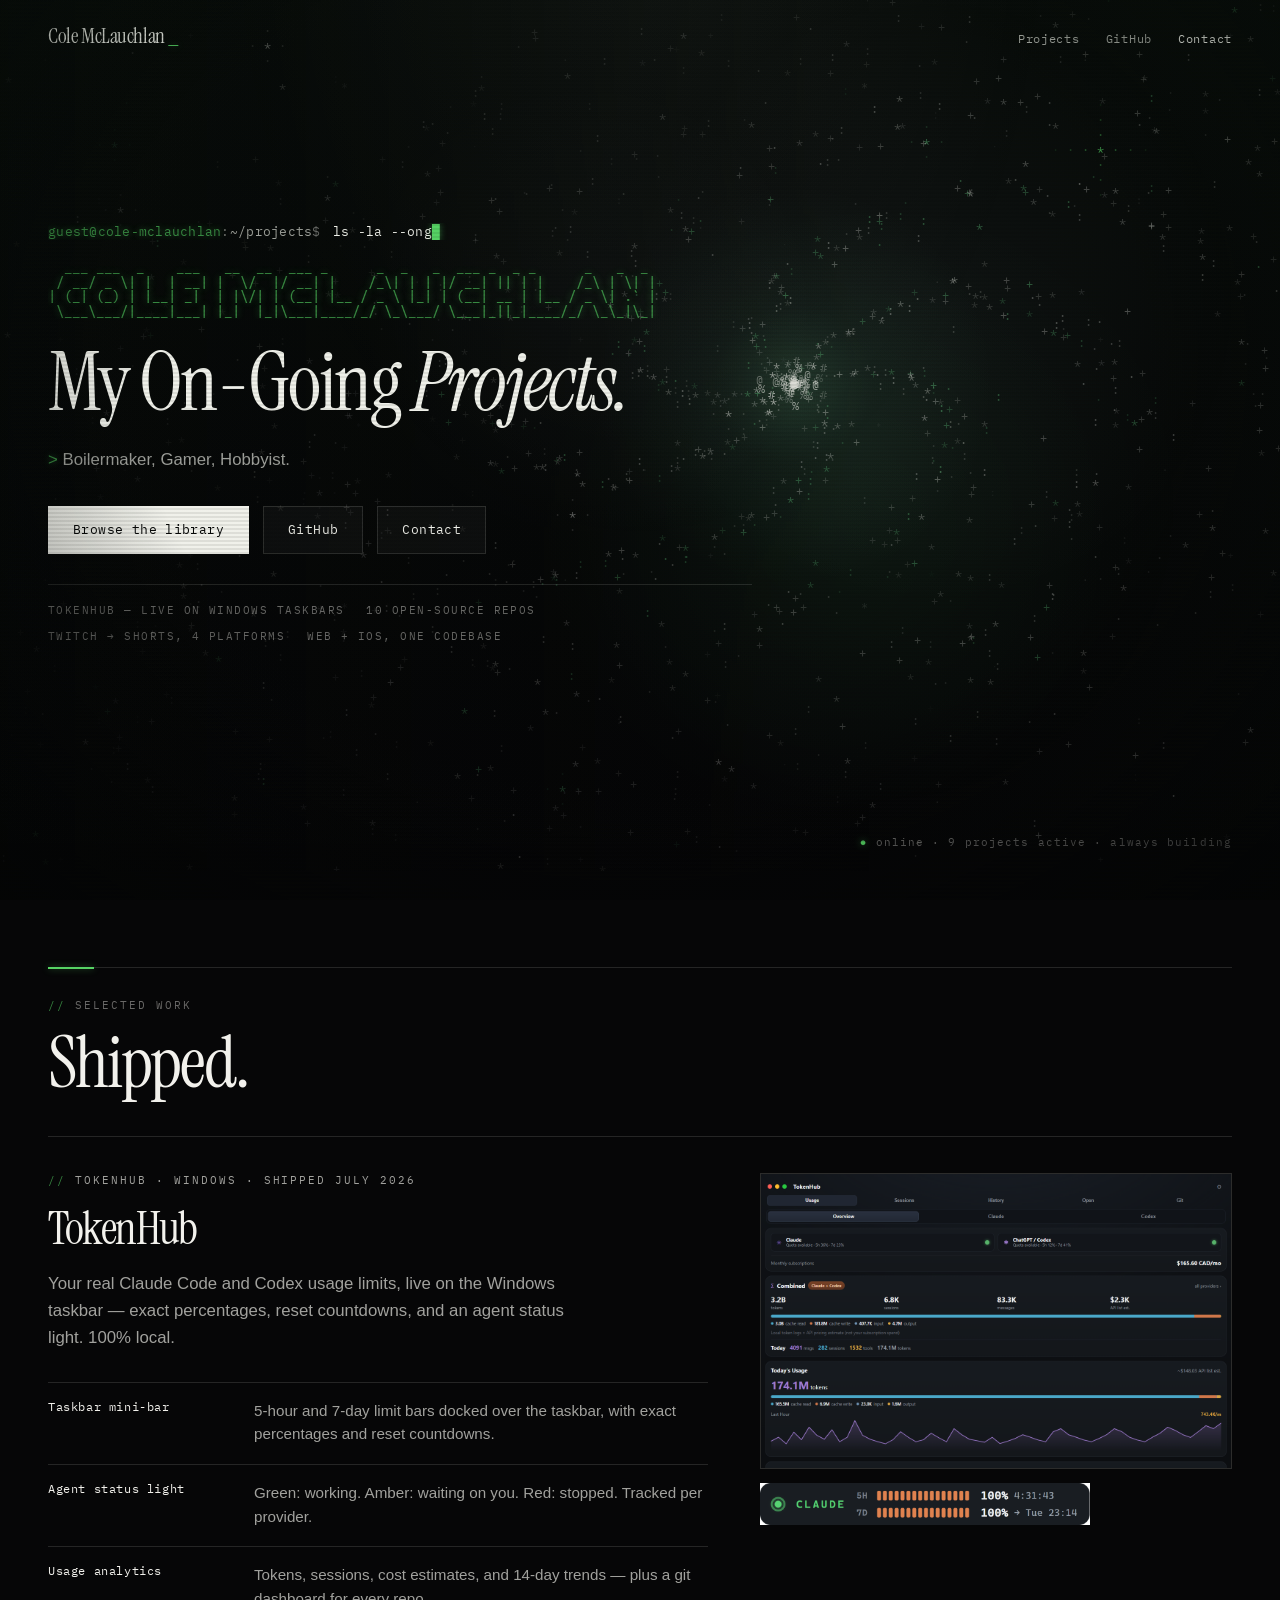
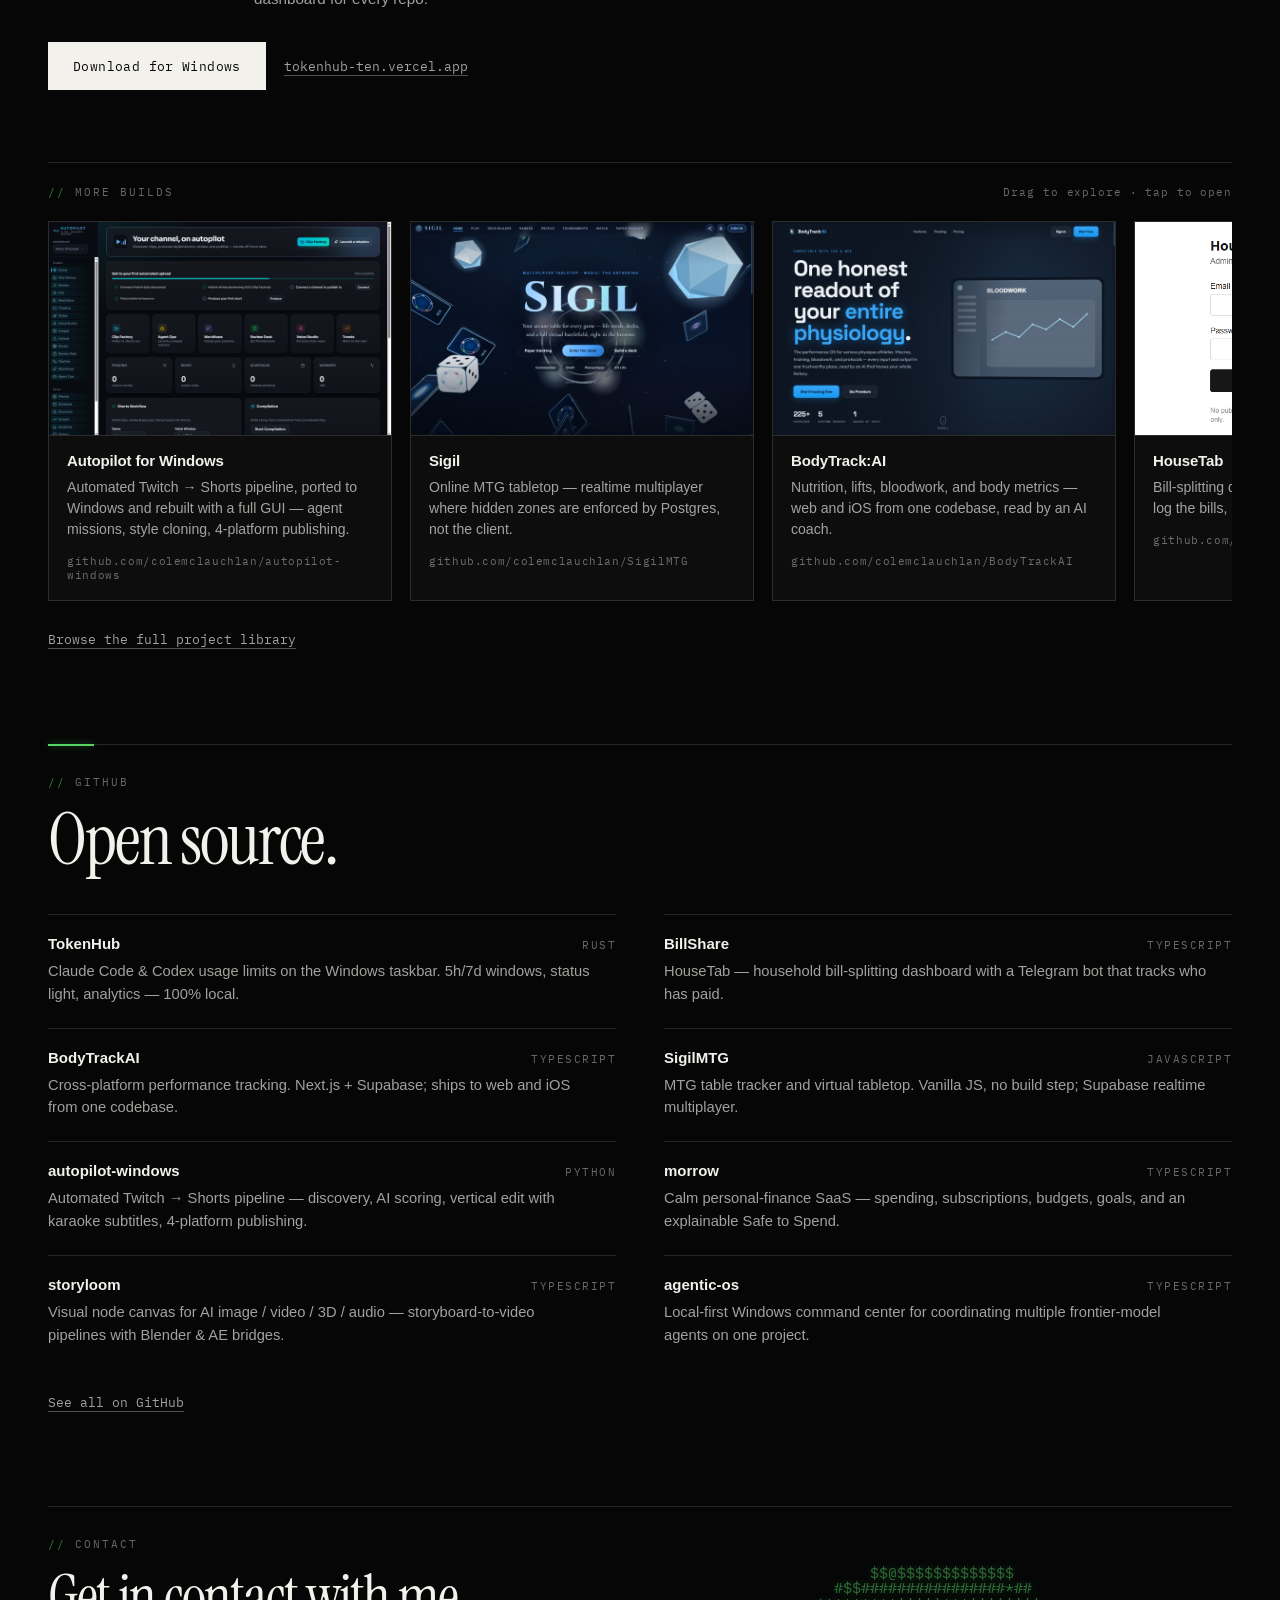
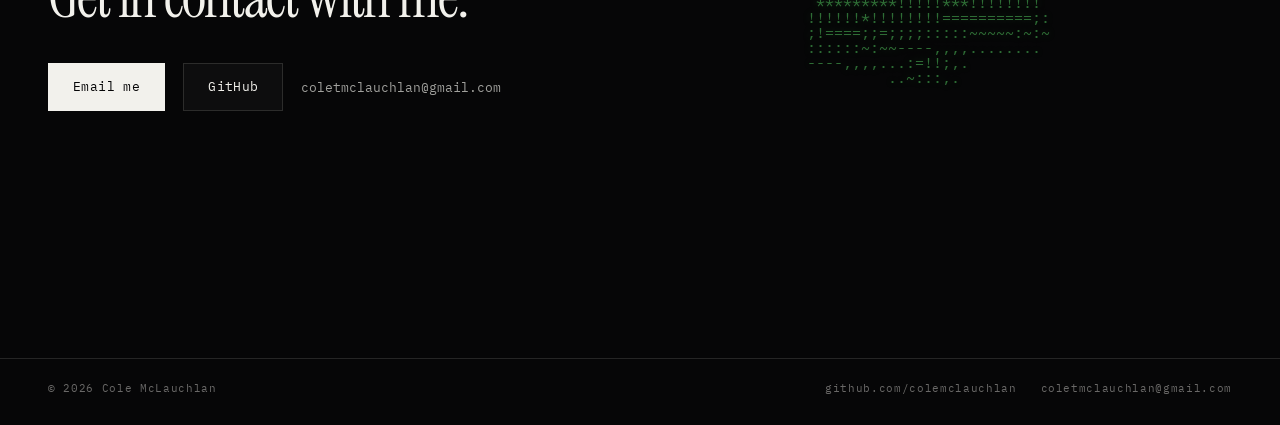
<file: index.html>
<!DOCTYPE html>
<html lang="en">
  <head>
    <meta charset="UTF-8" />
    <meta name="viewport" content="width=device-width, initial-scale=1.0" />
    <title>Cole McLauchlan</title>
    <meta name="theme-color" content="#060607" />
    <meta
      name="description"
      content="Cole McLauchlan builds Windows desktop tools, automation pipelines, and full-stack web apps."
    />
    <link rel="icon" type="image/svg+xml" href="./favicon.svg" />
    <link rel="canonical" href="https://colemclauchlan.com/" />
    <meta property="og:type" content="website" />
    <meta property="og:site_name" content="Cole McLauchlan" />
    <meta property="og:title" content="Cole McLauchlan" />
    <meta
      property="og:description"
      content="Cole McLauchlan builds Windows desktop tools, automation pipelines, and full-stack web apps."
    />
    <meta property="og:url" content="https://colemclauchlan.com/" />
    <meta property="og:image" content="https://colemclauchlan.com/media/og-share.png" />
    <meta property="og:image:type" content="image/png" />
    <meta property="og:image:width" content="1200" />
    <meta property="og:image:height" content="630" />
    <meta
      property="og:image:alt"
      content="Cole McLauchlan — Windows apps and automation I've shipped."
    />
    <meta name="twitter:card" content="summary_large_image" />
    <meta name="twitter:title" content="Cole McLauchlan" />
    <meta
      name="twitter:description"
      content="Cole McLauchlan builds Windows desktop tools, automation pipelines, and full-stack web apps."
    />
    <meta name="twitter:image" content="https://colemclauchlan.com/media/og-share.png" />
    <link rel="preconnect" href="https://fonts.googleapis.com" />
    <link rel="preconnect" href="https://fonts.gstatic.com" crossorigin />
    <link
      rel="stylesheet"
      href="https://fonts.googleapis.com/css2?family=Instrument+Serif:ital@0;1&family=IBM+Plex+Mono:wght@400;500&display=swap"
    />
    <link rel="stylesheet" href="./style.css" />
    <noscript>
      <style>
        .reveal { opacity: 1; transform: none; }
      </style>
    </noscript>
  </head>
  <body>
    <div class="crt" aria-hidden="true"></div>
    <header class="site-header">
      <a class="brand" href="#top" aria-label="Go to top">Cole McLauchlan</a>
      <nav class="site-nav" aria-label="Primary">
        <a class="nav-link" href="./projects.html">Projects</a>
        <a class="nav-link" href="https://github.com/colemclauchlan" target="_blank" rel="noreferrer">GitHub</a>
        <a class="nav-link nav-contact" href="#contact">Contact</a>
      </nav>
    </header>

    <main id="top">
      <section class="hero">
        <div class="hero-sky" aria-hidden="true">
          <canvas id="sky-canvas"></canvas>
        </div>
        <div class="hero-scrim" aria-hidden="true"></div>

        <div class="hero-copy">
          <p class="term-line">
            <span class="term-user">guest@cole-mclauchlan</span><span class="term-punc">:</span><span class="term-path">~/projects</span><span class="term-punc">$</span>
            <span class="term-cmd">ls -la --ongoing</span><span class="term-cursor" aria-hidden="true">&#9608;</span>
          </p>

          <pre class="name-banner name-banner-full" aria-hidden="true">  ___ ___  _    ___   __  __  ___ _      _  _   _  ___ _  _ _      _   _  _
 / __/ _ \| |  | __| |  \/  |/ __| |    /_\| | | |/ __| || | |    /_\ | \| |
| (_| (_) | |__| _|  | |\/| | (__| |__ / _ \ |_| | (__| __ | |__ / _ \| .` |
 \___\___/|____|___| |_|  |_|\___|____/_/ \_\___/ \___|_||_|____/_/ \_\_|\_|</pre>
          <pre class="name-banner name-banner-mini" aria-hidden="true">  ___ ___  _    ___
 / __/ _ \| |  | __|
| (_| (_) | |__| _|
 \___\___/|____|___|</pre>
          <span class="sr-only">Cole McLauchlan</span>

          <h1>My On-Going <em>Projects.</em></h1>
          <p class="hero-text">
            <span class="term-arrow">&gt;</span> Boilermaker, Gamer, Hobbyist.
          </p>

          <div class="hero-actions">
            <a class="button button-primary" href="./projects.html">Browse the library</a>
            <a class="button" href="https://github.com/colemclauchlan" target="_blank" rel="noreferrer">GitHub</a>
            <a class="button" href="#contact">Contact</a>
          </div>

          <p class="hero-rail" aria-label="Highlights">
            <span>TokenHub — live on Windows taskbars</span>
            <span>10 open-source repos</span>
            <span>Twitch &rarr; Shorts, 4 platforms</span>
            <span>Web + iOS, one codebase</span>
          </p>
        </div>

        <p class="stage-caption"><span class="stat-dot">&#9679;</span> online &middot; 9 projects active &middot; always building</p>
      </section>

      <section class="section" id="work">
        <div class="section-head reveal">
          <p class="eyebrow">Selected work</p>
          <h2>Shipped.</h2>
        </div>

        <article class="flagship reveal">
          <div class="flagship-body">
            <p class="eyebrow flagship-eyebrow">TokenHub &middot; Windows &middot; shipped July 2026</p>
            <h3>TokenHub</h3>
            <p class="flagship-lede">
              Your real Claude Code and Codex usage limits, live on the Windows
              taskbar &mdash; exact percentages, reset countdowns, and an agent
              status light. 100% local.
            </p>
            <ul class="flagship-pillars">
              <li>
                <span class="pillar-name">Taskbar mini-bar</span>
                <span class="pillar-desc">5-hour and 7-day limit bars docked over the taskbar, with exact percentages and reset countdowns.</span>
              </li>
              <li>
                <span class="pillar-name">Agent status light</span>
                <span class="pillar-desc">Green: working. Amber: waiting on you. Red: stopped. Tracked per provider.</span>
              </li>
              <li>
                <span class="pillar-name">Usage analytics</span>
                <span class="pillar-desc">Tokens, sessions, cost estimates, and 14-day trends &mdash; plus a git dashboard for every repo.</span>
              </li>
            </ul>
            <div class="flagship-actions">
              <a class="button button-primary" href="https://github.com/colemclauchlan/TokenHub/releases/latest" target="_blank" rel="noreferrer">Download for Windows</a>
              <a class="inline-link" href="https://tokenhub-ten.vercel.app" target="_blank" rel="noreferrer">tokenhub-ten.vercel.app</a>
            </div>
          </div>

          <a class="flagship-visual" href="https://tokenhub-ten.vercel.app" target="_blank" rel="noreferrer" aria-label="Visit the TokenHub site">
            <img class="flagship-shot" src="./media/tokenhub-dash.png" alt="The TokenHub usage dashboard — Claude and Codex analytics" width="1280" height="800" loading="lazy" draggable="false" />
            <img class="flagship-strip" src="./media/minibar.png" alt="The TokenHub mini-bar showing 5h and 7d limit bars" width="330" height="69" loading="lazy" draggable="false" />
          </a>
        </article>

        <div class="work-rail reveal">
          <div class="work-rail-head">
            <p class="eyebrow">More builds</p>
            <p class="rail-hint">Drag to explore &middot; tap to open</p>
          </div>
          <div class="rail-viewport">
            <div class="rail-track" data-rail>
              <a class="work-card" href="https://github.com/colemclauchlan/autopilot-windows" target="_blank" rel="noreferrer">
                <span class="card-thumb">
                  <img src="./media/autopilot-dashboard.png" alt="Autopilot for Windows dashboard" width="1280" height="800" loading="lazy" draggable="false" />
                </span>
                <span class="card-info">
                  <span class="card-name">Autopilot for Windows</span>
                  <span class="card-desc">Automated Twitch &rarr; Shorts pipeline, ported to Windows and rebuilt with a full GUI &mdash; agent missions, style cloning, 4-platform publishing.</span>
                  <span class="card-foot">github.com/colemclauchlan/autopilot-windows</span>
                </span>
              </a>

              <a class="work-card" href="https://github.com/colemclauchlan/SigilMTG" target="_blank" rel="noreferrer">
                <span class="card-thumb">
                  <img src="./media/sigil-landing.png" alt="Sigil virtual tabletop landing" width="1280" height="800" loading="lazy" draggable="false" />
                </span>
                <span class="card-info">
                  <span class="card-name">Sigil</span>
                  <span class="card-desc">Online MTG tabletop &mdash; realtime multiplayer where hidden zones are enforced by Postgres, not the client.</span>
                  <span class="card-foot">github.com/colemclauchlan/SigilMTG</span>
                </span>
              </a>

              <a class="work-card" href="https://github.com/colemclauchlan/BodyTrackAI" target="_blank" rel="noreferrer">
                <span class="card-thumb">
                  <img src="./media/bodytracker.png" alt="BodyTracker landing page" width="1280" height="800" loading="lazy" draggable="false" />
                </span>
                <span class="card-info">
                  <span class="card-name">BodyTrack:AI</span>
                  <span class="card-desc">Nutrition, lifts, bloodwork, and body metrics &mdash; web and iOS from one codebase, read by an AI coach.</span>
                  <span class="card-foot">github.com/colemclauchlan/BodyTrackAI</span>
                </span>
              </a>

              <a class="work-card" href="https://github.com/colemclauchlan/BillShare" target="_blank" rel="noreferrer">
                <span class="card-thumb">
                  <img src="./media/housetab.png" alt="HouseTab admin sign-in" width="600" height="380" loading="lazy" draggable="false" />
                </span>
                <span class="card-info">
                  <span class="card-name">HouseTab</span>
                  <span class="card-desc">Bill-splitting dashboard plus a Telegram bot &mdash; log the bills, roommates tap &ldquo;I've paid.&rdquo;</span>
                  <span class="card-foot">github.com/colemclauchlan/BillShare</span>
                </span>
              </a>

              <a class="work-card" href="https://github.com/colemclauchlan/storyloom" target="_blank" rel="noreferrer">
                <span class="card-thumb">
                  <img src="./media/storyloom-graph.png" alt="The Storyloom AI node canvas graph" width="1280" height="800" loading="lazy" draggable="false" />
                </span>
                <span class="card-info">
                  <span class="card-name">Storyloom</span>
                  <span class="card-desc">An AI media hub &mdash; one node canvas for 2D, 3D, storyboard, and previz, wired into Blender and After Effects.</span>
                  <span class="card-foot">github.com/colemclauchlan/storyloom</span>
                </span>
              </a>

              <a class="work-card" href="https://github.com/colemclauchlan/agentic-os" target="_blank" rel="noreferrer">
                <span class="card-thumb">
                  <img src="./media/agentic-kanban.png" alt="Agentic OS Kanban command center" width="1280" height="800" loading="lazy" draggable="false" />
                </span>
                <span class="card-info">
                  <span class="card-name">Agentic OS</span>
                  <span class="card-desc">A local-first command center for multi-agent projects &mdash; Kanban tasks, resource leases, and a hash-chained work journal.</span>
                  <span class="card-foot">github.com/colemclauchlan/agentic-os</span>
                </span>
              </a>

              <a class="work-card" href="https://github.com/colemclauchlan/morrow" target="_blank" rel="noreferrer">
                <span class="card-thumb">
                  <img src="./media/morrow-overview.png" alt="Morrow overview with Safe to Spend" width="1280" height="800" loading="lazy" draggable="false" />
                </span>
                <span class="card-info">
                  <span class="card-name">Morrow</span>
                  <span class="card-desc">A calm personal-finance SaaS &mdash; spending, subscriptions, budgets, goals, and an explainable Safe to Spend.</span>
                  <span class="card-foot">github.com/colemclauchlan/morrow</span>
                </span>
              </a>

              <a class="work-card" href="https://tokenhub-ten.vercel.app" target="_blank" rel="noreferrer">
                <span class="card-thumb">
                  <img src="./media/tokenhub-site.png" alt="TokenHub marketing site" width="1280" height="800" loading="lazy" draggable="false" />
                </span>
                <span class="card-info">
                  <span class="card-name">TokenHub site</span>
                  <span class="card-desc">Marketing and download site for TokenHub.</span>
                  <span class="card-foot">tokenhub-ten.vercel.app</span>
                </span>
              </a>
            </div>
          </div>
          <a class="inline-link rail-more" href="./projects.html">Browse the full project library</a>
        </div>
      </section>

      <section class="section" id="github">
        <div class="section-head reveal">
          <p class="eyebrow">GitHub</p>
          <h2>Open source.</h2>
        </div>

        <div class="repo-grid reveal">
          <ul class="repo-list">
            <li>
              <a class="repo-link" href="https://github.com/colemclauchlan/TokenHub" target="_blank" rel="noreferrer">
                <span class="repo-id"><span class="repo-name">TokenHub</span><span class="repo-meta">Rust</span></span>
                <span class="repo-desc">Claude Code &amp; Codex usage limits on the Windows taskbar. 5h/7d windows, status light, analytics &mdash; 100% local.</span>
              </a>
            </li>
            <li>
              <a class="repo-link" href="https://github.com/colemclauchlan/BodyTrackAI" target="_blank" rel="noreferrer">
                <span class="repo-id"><span class="repo-name">BodyTrackAI</span><span class="repo-meta">TypeScript</span></span>
                <span class="repo-desc">Cross-platform performance tracking. Next.js + Supabase; ships to web and iOS from one codebase.</span>
              </a>
            </li>
            <li>
              <a class="repo-link" href="https://github.com/colemclauchlan/autopilot-windows" target="_blank" rel="noreferrer">
                <span class="repo-id"><span class="repo-name">autopilot-windows</span><span class="repo-meta">Python</span></span>
                <span class="repo-desc">Automated Twitch &rarr; Shorts pipeline &mdash; discovery, AI scoring, vertical edit with karaoke subtitles, 4-platform publishing.</span>
              </a>
            </li>
            <li>
              <a class="repo-link" href="https://github.com/colemclauchlan/storyloom" target="_blank" rel="noreferrer">
                <span class="repo-id"><span class="repo-name">storyloom</span><span class="repo-meta">TypeScript</span></span>
                <span class="repo-desc">Visual node canvas for AI image / video / 3D / audio &mdash; storyboard-to-video pipelines with Blender &amp; AE bridges.</span>
              </a>
            </li>
          </ul>
          <ul class="repo-list">
            <li>
              <a class="repo-link" href="https://github.com/colemclauchlan/BillShare" target="_blank" rel="noreferrer">
                <span class="repo-id"><span class="repo-name">BillShare</span><span class="repo-meta">TypeScript</span></span>
                <span class="repo-desc">HouseTab &mdash; household bill-splitting dashboard with a Telegram bot that tracks who has paid.</span>
              </a>
            </li>
            <li>
              <a class="repo-link" href="https://github.com/colemclauchlan/SigilMTG" target="_blank" rel="noreferrer">
                <span class="repo-id"><span class="repo-name">SigilMTG</span><span class="repo-meta">JavaScript</span></span>
                <span class="repo-desc">MTG table tracker and virtual tabletop. Vanilla JS, no build step; Supabase realtime multiplayer.</span>
              </a>
            </li>
            <li>
              <a class="repo-link" href="https://github.com/colemclauchlan/morrow" target="_blank" rel="noreferrer">
                <span class="repo-id"><span class="repo-name">morrow</span><span class="repo-meta">TypeScript</span></span>
                <span class="repo-desc">Calm personal-finance SaaS &mdash; spending, subscriptions, budgets, goals, and an explainable Safe to Spend.</span>
              </a>
            </li>
            <li>
              <a class="repo-link" href="https://github.com/colemclauchlan/agentic-os" target="_blank" rel="noreferrer">
                <span class="repo-id"><span class="repo-name">agentic-os</span><span class="repo-meta">TypeScript</span></span>
                <span class="repo-desc">Local-first Windows command center for coordinating multiple frontier-model agents on one project.</span>
              </a>
            </li>
          </ul>
          <a class="inline-link repo-all" href="https://github.com/colemclauchlan?tab=repositories" target="_blank" rel="noreferrer">See all on GitHub</a>
        </div>
      </section>

      <section class="section contact-strip reveal" id="contact">
        <pre id="donut" class="donut" aria-hidden="true"></pre>
        <div class="contact-content">
          <p class="eyebrow">Contact</p>
          <h2>Get in contact with me.</h2>
          <div class="contact-actions">
            <a class="button button-primary" href="mailto:coletmclauchlan@gmail.com?subject=Hello%20Cole">Email me</a>
            <a class="button" href="https://github.com/colemclauchlan" target="_blank" rel="noreferrer">GitHub</a>
            <a class="contact-email" href="mailto:coletmclauchlan@gmail.com">coletmclauchlan@gmail.com</a>
          </div>
        </div>
      </section>
    </main>

    <footer class="site-footer">
      <span>&copy; 2026 Cole McLauchlan</span>
      <span class="footer-links">
        <a href="https://github.com/colemclauchlan" target="_blank" rel="noreferrer">github.com/colemclauchlan</a>
        <a href="mailto:coletmclauchlan@gmail.com">coletmclauchlan@gmail.com</a>
      </span>
    </footer>

    <script type="module" src="./main.js"></script>
  </body>
</html>
</file>
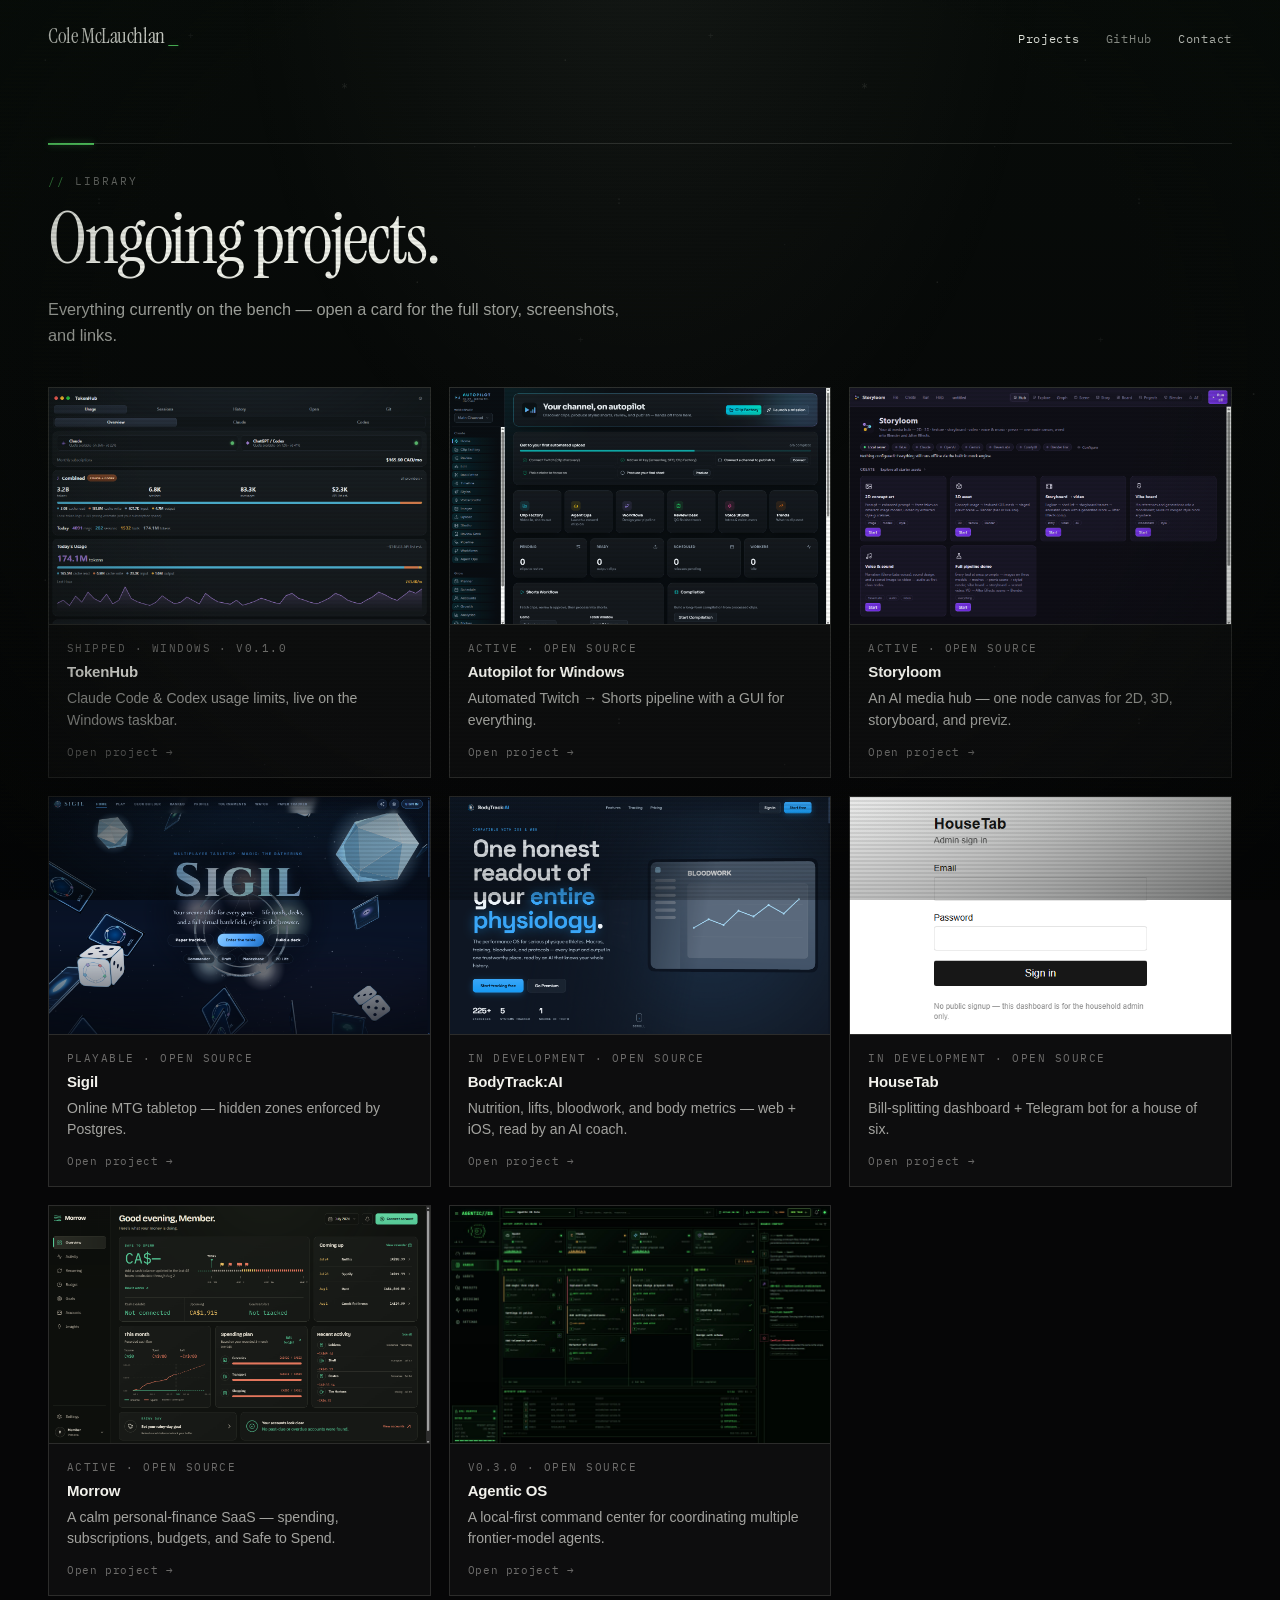
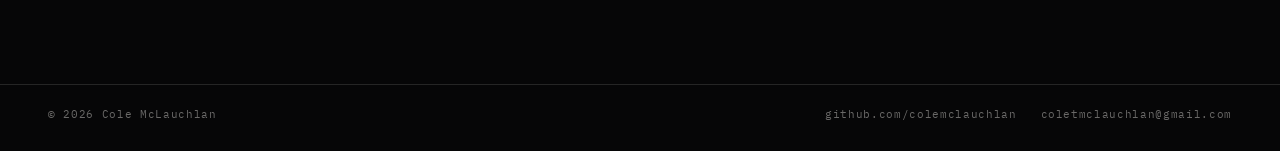
<file: projects.html>
<!DOCTYPE html>
<html lang="en">
  <head>
    <meta charset="UTF-8" />
    <meta name="viewport" content="width=device-width, initial-scale=1.0" />
    <title>Projects — Cole McLauchlan</title>
    <meta name="theme-color" content="#060607" />
    <meta
      name="description"
      content="The library of Cole McLauchlan's ongoing projects — Windows apps, automation pipelines, and full-stack web apps."
    />
    <link rel="icon" type="image/svg+xml" href="./favicon.svg" />
    <link rel="canonical" href="https://colemclauchlan.com/projects.html" />
    <meta property="og:type" content="website" />
    <meta property="og:site_name" content="Cole McLauchlan" />
    <meta property="og:title" content="Projects — Cole McLauchlan" />
    <meta
      property="og:description"
      content="The library of Cole McLauchlan's ongoing projects — Windows apps, automation pipelines, and full-stack web apps."
    />
    <meta property="og:url" content="https://colemclauchlan.com/projects.html" />
    <meta property="og:image" content="https://colemclauchlan.com/media/og-share.png" />
    <meta name="twitter:card" content="summary_large_image" />
    <meta name="twitter:image" content="https://colemclauchlan.com/media/og-share.png" />
    <link rel="preconnect" href="https://fonts.googleapis.com" />
    <link rel="preconnect" href="https://fonts.gstatic.com" crossorigin />
    <link
      rel="stylesheet"
      href="https://fonts.googleapis.com/css2?family=Instrument+Serif:ital@0;1&family=IBM+Plex+Mono:wght@400;500&display=swap"
    />
    <link rel="stylesheet" href="./style.css" />
    <noscript>
      <style>
        .reveal { opacity: 1; transform: none; }
      </style>
    </noscript>
  </head>
  <body>
    <div class="crt" aria-hidden="true"></div>
    <header class="site-header">
      <a class="brand" href="./index.html" aria-label="Back to home">Cole McLauchlan</a>
      <nav class="site-nav" aria-label="Primary">
        <a class="nav-link" href="./projects.html" aria-current="page">Projects</a>
        <a class="nav-link" href="https://github.com/colemclauchlan" target="_blank" rel="noreferrer">GitHub</a>
        <a class="nav-link nav-contact" href="./index.html#contact">Contact</a>
      </nav>
    </header>

    <main>
      <section class="section" id="library">
        <div class="section-head reveal">
          <p class="eyebrow">Library</p>
          <h2>Ongoing projects.</h2>
        </div>
        <p class="lib-intro reveal">
          Everything currently on the bench &mdash; open a card for the full story,
          screenshots, and links.
        </p>

        <div class="lib-grid reveal">
          <button class="lib-card" data-dialog="dlg-tokenhub" type="button">
            <span class="card-thumb">
              <img src="./media/tokenhub-dash.png" alt="The TokenHub usage dashboard" width="1280" height="800" loading="lazy" draggable="false" />
            </span>
            <span class="card-info">
              <span class="lib-status">Shipped &middot; Windows &middot; v0.1.0</span>
              <span class="card-name">TokenHub</span>
              <span class="card-desc">Claude Code &amp; Codex usage limits, live on the Windows taskbar.</span>
              <span class="lib-open">Open project &rarr;</span>
            </span>
          </button>

          <button class="lib-card" data-dialog="dlg-autopilot" type="button">
            <span class="card-thumb">
              <img src="./media/autopilot-dashboard.png" alt="Autopilot for Windows dashboard" width="1280" height="800" loading="lazy" draggable="false" />
            </span>
            <span class="card-info">
              <span class="lib-status">Active &middot; open source</span>
              <span class="card-name">Autopilot for Windows</span>
              <span class="card-desc">Automated Twitch &rarr; Shorts pipeline with a GUI for everything.</span>
              <span class="lib-open">Open project &rarr;</span>
            </span>
          </button>

          <button class="lib-card" data-dialog="dlg-storyloom" type="button">
            <span class="card-thumb">
              <img src="./media/storyloom-hub.png" alt="The Storyloom hub with workflow templates" width="1280" height="800" loading="lazy" draggable="false" />
            </span>
            <span class="card-info">
              <span class="lib-status">Active &middot; open source</span>
              <span class="card-name">Storyloom</span>
              <span class="card-desc">An AI media hub &mdash; one node canvas for 2D, 3D, storyboard, and previz.</span>
              <span class="lib-open">Open project &rarr;</span>
            </span>
          </button>

          <button class="lib-card" data-dialog="dlg-sigil" type="button">
            <span class="card-thumb">
              <img src="./media/sigil-landing.png" alt="Sigil multiplayer tabletop landing" width="1280" height="800" loading="lazy" draggable="false" />
            </span>
            <span class="card-info">
              <span class="lib-status">Playable &middot; open source</span>
              <span class="card-name">Sigil</span>
              <span class="card-desc">Online MTG tabletop &mdash; hidden zones enforced by Postgres.</span>
              <span class="lib-open">Open project &rarr;</span>
            </span>
          </button>

          <button class="lib-card" data-dialog="dlg-bodytracker" type="button">
            <span class="card-thumb">
              <img src="./media/bodytracker.png" alt="BodyTracker landing page" width="1280" height="800" loading="lazy" draggable="false" />
            </span>
            <span class="card-info">
              <span class="lib-status">In development &middot; open source</span>
              <span class="card-name">BodyTrack:AI</span>
              <span class="card-desc">Nutrition, lifts, bloodwork, and body metrics &mdash; web + iOS, read by an AI coach.</span>
              <span class="lib-open">Open project &rarr;</span>
            </span>
          </button>

          <button class="lib-card" data-dialog="dlg-housetab" type="button">
            <span class="card-thumb">
              <img src="./media/housetab.png" alt="HouseTab admin sign-in" width="600" height="380" loading="lazy" draggable="false" />
            </span>
            <span class="card-info">
              <span class="lib-status">In development &middot; open source</span>
              <span class="card-name">HouseTab</span>
              <span class="card-desc">Bill-splitting dashboard + Telegram bot for a house of six.</span>
              <span class="lib-open">Open project &rarr;</span>
            </span>
          </button>

          <button class="lib-card" data-dialog="dlg-finance" type="button">
            <span class="card-thumb">
              <img src="./media/morrow-overview.png" alt="Morrow overview with Safe to Spend" width="1280" height="800" loading="lazy" draggable="false" />
            </span>
            <span class="card-info">
              <span class="lib-status">Active &middot; open source</span>
              <span class="card-name">Morrow</span>
              <span class="card-desc">A calm personal-finance SaaS &mdash; spending, subscriptions, budgets, and Safe to Spend.</span>
              <span class="lib-open">Open project &rarr;</span>
            </span>
          </button>

          <button class="lib-card" data-dialog="dlg-agentic" type="button">
            <span class="card-thumb">
              <img src="./media/agentic-kanban.png" alt="Agentic OS Kanban command center" width="1280" height="800" loading="lazy" draggable="false" />
            </span>
            <span class="card-info">
              <span class="lib-status">v0.3.0 &middot; open source</span>
              <span class="card-name">Agentic OS</span>
              <span class="card-desc">A local-first command center for coordinating multiple frontier-model agents.</span>
              <span class="lib-open">Open project &rarr;</span>
            </span>
          </button>
        </div>
      </section>
    </main>

    <footer class="site-footer">
      <span>&copy; 2026 Cole McLauchlan</span>
      <span class="footer-links">
        <a href="https://github.com/colemclauchlan" target="_blank" rel="noreferrer">github.com/colemclauchlan</a>
        <a href="mailto:coletmclauchlan@gmail.com">coletmclauchlan@gmail.com</a>
      </span>
    </footer>

    <!-- ---------- project dialogs ---------- -->

    <dialog class="project-dialog" id="dlg-tokenhub" aria-labelledby="ttl-tokenhub">
      <div class="dialog-inner">
        <div class="dialog-head">
          <p class="eyebrow">Shipped &middot; Windows &middot; v0.1.0 &middot; July 2026</p>
          <button class="dialog-close" type="button" aria-label="Close">&times;</button>
        </div>
        <h3 id="ttl-tokenhub">TokenHub</h3>
        <div class="dialog-media">
          <img src="./media/tokenhub-dash.png" alt="The TokenHub usage dashboard with Claude and Codex analytics" loading="lazy" />
          <img class="dialog-mini" src="./media/minibar.png" alt="The TokenHub mini-bar showing 5h and 7d limit bars" loading="lazy" />
        </div>
        <p>
          AI coding subscriptions enforce rolling 5-hour and 7-day limits, and the
          only way to check them is to ask the CLI &mdash; usually right after it
          cuts you off. TokenHub keeps both windows, for both providers, docked on
          the taskbar: exact percentages, reset countdowns, and a status light
          showing whether your agent is working, waiting on you, or stopped.
        </p>
        <p>
          Behind the mini-bar: usage analytics (tokens, sessions, cost estimates,
          14-day trends), live session cards, per-project history, and a git
          dashboard covering local repos and connected GitHub accounts. 100%
          local &mdash; nothing leaves the machine.
        </p>
        <p class="dialog-stack">Rust &middot; Tauri &middot; WebView2</p>
        <div class="dialog-actions">
          <a class="button button-primary" href="https://github.com/colemclauchlan/TokenHub/releases/latest" target="_blank" rel="noreferrer">Download for Windows</a>
          <a class="inline-link" href="https://tokenhub-ten.vercel.app" target="_blank" rel="noreferrer">tokenhub-ten.vercel.app</a>
          <a class="inline-link" href="https://github.com/colemclauchlan/TokenHub" target="_blank" rel="noreferrer">source</a>
        </div>
      </div>
    </dialog>

    <dialog class="project-dialog" id="dlg-autopilot" aria-labelledby="ttl-autopilot">
      <div class="dialog-inner">
        <div class="dialog-head">
          <p class="eyebrow">Active &middot; open source</p>
          <button class="dialog-close" type="button" aria-label="Close">&times;</button>
        </div>
        <h3 id="ttl-autopilot">Autopilot for Windows</h3>
        <div class="dialog-media">
          <img src="./media/autopilot-dashboard.png" alt="Autopilot dashboard" loading="lazy" />
          <div class="dialog-media-row">
            <img src="./media/autopilot-analytics.png" alt="Autopilot analytics page" loading="lazy" />
            <img src="./media/autopilot-studio.png" alt="Autopilot studio page" loading="lazy" />
          </div>
        </div>
        <p>
          A fully automated short-form content pipeline: it discovers top Twitch
          clips, scores them by view velocity and audio quality, reformats to
          9:16 vertical with facecam auto-detection, burns word-level karaoke
          subtitles, and publishes across YouTube, Instagram, TikTok, and
          Facebook on a schedule &mdash; zero manual input.
        </p>
        <p>
          Ported from an open-source macOS pipeline and rebuilt for Windows, then
          extended well past the original: a visual workflow builder, an agentic
          mission system, style cloning from example reels, a Clip Factory that
          turns any long-form URL into captioned shorts, and a multitrack
          timeline editor for re-cuts.
        </p>
        <p class="dialog-stack">Python &middot; FastAPI &middot; React &middot; FFmpeg &middot; Whisper</p>
        <div class="dialog-actions">
          <a class="button button-primary" href="https://github.com/colemclauchlan/autopilot-windows" target="_blank" rel="noreferrer">View source</a>
        </div>
      </div>
    </dialog>

    <dialog class="project-dialog" id="dlg-storyloom" aria-labelledby="ttl-storyloom">
      <div class="dialog-inner">
        <div class="dialog-head">
          <p class="eyebrow">Active &middot; open source</p>
          <button class="dialog-close" type="button" aria-label="Close">&times;</button>
        </div>
        <h3 id="ttl-storyloom">Storyloom</h3>
        <div class="dialog-media">
          <img src="./media/storyloom-graph.png" alt="The Storyloom graph canvas running a full pipeline" loading="lazy" />
          <img src="./media/storyloom-hub.png" alt="The Storyloom hub tab with workflow templates" loading="lazy" />
        </div>
        <p>
          An AI media hub built around a node canvas: prompts flow through a
          graph and come out as concept art, textures, GLB meshes, storyboards,
          and scored previz video. A live TCP bridge syncs scenes straight into
          Blender, and a dockable panel connects After Effects.
        </p>
        <p>
          The whole pipeline runs offline through a built-in mock engine &mdash;
          procedural art, PBR materials, real meshes, WebGL renders &mdash; and
          switches to fal.ai, OpenAI, Gemini, Anthropic, and ElevenLabs when keys
          are added. Recent additions: a DCC-style scene editor with cameras,
          layers, and numeric transforms, plus a storefront of starter asset
          packs.
        </p>
        <p class="dialog-stack">React &middot; Vite &middot; React Flow &middot; Three.js &middot; Express</p>
        <div class="dialog-actions">
          <a class="button button-primary" href="https://github.com/colemclauchlan/storyloom" target="_blank" rel="noreferrer">View source</a>
        </div>
      </div>
    </dialog>

    <dialog class="project-dialog" id="dlg-sigil" aria-labelledby="ttl-sigil">
      <div class="dialog-inner">
        <div class="dialog-head">
          <p class="eyebrow">Playable &middot; open source</p>
          <button class="dialog-close" type="button" aria-label="Close">&times;</button>
        </div>
        <h3 id="ttl-sigil">Magic Table Tracker</h3>
        <div class="dialog-media">
          <img src="./media/sigil-tabletop.png" alt="Sigil multiplayer lobby with format selection" loading="lazy" />
        </div>
        <p>
          A virtual tabletop for Magic: The Gathering that runs from a single
          index.html &mdash; no build step. Solo goldfishing, hotseat pods of
          four, and online multiplayer where the server is the source of truth:
          hidden zones sit behind Postgres row-level security, so an opponent's
          hand is hidden by the database, not the client.
        </p>
        <p>
          Ships with deck import from Moxfield, Archidekt, and MTGA, automatic
          card art from Scryfall, commander damage tracking, Planechase, draft
          mode, and an undo system built on a pure reducer with exact action
          inversion.
        </p>
        <p class="dialog-stack">Vanilla JS &middot; Supabase Realtime &middot; Postgres RLS</p>
        <div class="dialog-actions">
          <a class="button button-primary" href="https://github.com/colemclauchlan/SigilMTG" target="_blank" rel="noreferrer">View source</a>
        </div>
      </div>
    </dialog>

    <dialog class="project-dialog" id="dlg-bodytracker" aria-labelledby="ttl-bodytracker">
      <div class="dialog-inner">
        <div class="dialog-head">
          <p class="eyebrow">In development &middot; open source</p>
          <button class="dialog-close" type="button" aria-label="Close">&times;</button>
        </div>
        <h3 id="ttl-bodytracker">BodyTrack:AI</h3>
        <div class="dialog-media">
          <img src="./media/bodytracker.png" alt="BodyTracker landing page" loading="lazy" />
        </div>
        <p>
          One Next.js codebase that ships to the web and to a Capacitor-wrapped
          iOS app &mdash; identical UI, the same Supabase backend, accounts and
          data syncing everywhere.
        </p>
        <p>
          Tracks nutrition and macros, workouts and lift progression, body
          measurements, bloodwork, steps, hydration, sleep, and compound
          protocols with dose tracking &mdash; per-user isolation enforced by
          Postgres row-level security.
        </p>
        <p class="dialog-stack">Next.js &middot; Supabase &middot; Capacitor &middot; TanStack Query</p>
        <div class="dialog-actions">
          <a class="button button-primary" href="https://github.com/colemclauchlan/BodyTrackAI" target="_blank" rel="noreferrer">View source</a>
        </div>
      </div>
    </dialog>

    <dialog class="project-dialog" id="dlg-housetab" aria-labelledby="ttl-housetab">
      <div class="dialog-inner">
        <div class="dialog-head">
          <p class="eyebrow">In development &middot; open source</p>
          <button class="dialog-close" type="button" aria-label="Close">&times;</button>
        </div>
        <h3 id="ttl-housetab">HouseTab</h3>
        <div class="dialog-media">
          <img src="./media/housetab.png" alt="HouseTab admin sign-in" loading="lazy" />
        </div>
        <p>
          One roommate pays the landlord; HouseTab keeps everyone square. The
          admin logs each bill, a Telegram bot posts the monthly breakdown to the
          house group chat, and roommates tap &ldquo;I've sent my e-transfer&rdquo;
          &mdash; the message updates live with who has paid.
        </p>
        <p>
          It never moves money; it only tracks declarations of payment. Runs on
          Vercel Hobby + Supabase + the free Bot API for $0&ndash;10 a month,
          with daily reminder crons.
        </p>
        <p class="dialog-stack">Next.js 15 &middot; Supabase &middot; Telegram Bot API &middot; Vercel Cron</p>
        <div class="dialog-actions">
          <a class="button button-primary" href="https://github.com/colemclauchlan/BillShare" target="_blank" rel="noreferrer">View source</a>
        </div>
      </div>
    </dialog>

    <dialog class="project-dialog" id="dlg-finance" aria-labelledby="ttl-finance">
      <div class="dialog-inner">
        <div class="dialog-head">
          <p class="eyebrow">Active &middot; open source</p>
          <button class="dialog-close" type="button" aria-label="Close">&times;</button>
        </div>
        <h3 id="ttl-finance">Morrow</h3>
        <div class="dialog-media">
          <img src="./media/morrow-overview.png" alt="Morrow overview — Safe to Spend and upcoming obligations (sample data)" loading="lazy" />
          <img src="./media/morrow-recurring.png" alt="Morrow recurring — subscriptions and renewal timing (sample data)" loading="lazy" />
        </div>
        <p>
          A calm personal-finance SaaS: spending, recurring charges, budgets,
          goals, accounts, investments, and an explainable Safe to Spend estimate
          in one place. Safe to Spend is withheld unless a cash balance was seen
          in the last 48 hours &mdash; the app would rather say nothing than
          guess.
        </p>
        <p>
          Two deliberate deployment modes: fully local (zero credentials, JSON
          persistence, CSV import, the complete product UI) or SaaS &mdash;
          Supabase Auth/Postgres tenancy, Stripe Billing, and consent-based
          Canadian bank sync through Plaid with AES-sealed tokens. Production
          fails closed unless the data mode is explicit.
        </p>
        <p class="dialog-stack">Next.js &middot; Supabase &middot; Stripe &middot; Plaid</p>
        <div class="dialog-actions">
          <a class="button button-primary" href="https://github.com/colemclauchlan/morrow" target="_blank" rel="noreferrer">View source</a>
        </div>
      </div>
    </dialog>

    <dialog class="project-dialog" id="dlg-agentic" aria-labelledby="ttl-agentic">
      <div class="dialog-inner">
        <div class="dialog-head">
          <p class="eyebrow">v0.3.0 &middot; open source</p>
          <button class="dialog-close" type="button" aria-label="Close">&times;</button>
        </div>
        <h3 id="ttl-agentic">Agentic OS</h3>
        <div class="dialog-media">
          <img src="./media/agentic-kanban.png" alt="Agentic OS Kanban command center in the phosphor-green terminal theme" loading="lazy" />
        </div>
        <p>
          A local-first Windows desktop command center for coordinating several
          frontier-model agents on one project: a Kanban task surface, active-agent
          visibility, durable messages and decisions, and a GitHub-backed project
          catalog &mdash; wrapped in a near-black, phosphor-green terminal theme.
        </p>
        <p>
          The coordination kernel is the interesting part: reproducible context
          packs for every run, atomic resource leases with fencing tokens so agents
          can't clobber each other, an append-only hash-chained SQLite journal, and
          encrypted (AES-256-GCM) profile sync so a second machine can adopt the
          same setup through a private repo.
        </p>
        <p class="dialog-stack">Electron &middot; TypeScript &middot; React &middot; SQLite</p>
        <div class="dialog-actions">
          <a class="button button-primary" href="https://github.com/colemclauchlan/agentic-os" target="_blank" rel="noreferrer">View source</a>
        </div>
      </div>
    </dialog>

    <script type="module" src="./main.js"></script>
  </body>
</html>
</file>
<file: style.css>
:root {
  color-scheme: dark;
  --bg: #060607;
  --panel: rgba(242, 241, 236, 0.03);
  --panel-strong: rgba(242, 241, 236, 0.07);
  --line: rgba(242, 241, 236, 0.13);
  --line-strong: rgba(242, 241, 236, 0.32);
  --text: #f2f1ec;
  --muted: rgba(242, 241, 236, 0.66);
  --soft: rgba(242, 241, 236, 0.42);
  --signal: #56d364;
  --phosphor: #8affab;
  --phosphor-dim: rgba(86, 211, 100, 0.62);
  --glow: 0 0 7px rgba(86, 211, 100, 0.45);
  --maxw: 1400px;
  --gutter: clamp(20px, 4vw, 48px);
  --display: "Instrument Serif", "Iowan Old Style", "Palatino Linotype", Georgia, serif;
  --body: "Segoe UI", -apple-system, "Helvetica Neue", Arial, sans-serif;
  --mono: "IBM Plex Mono", "Cascadia Code", Consolas, monospace;
}

*,
*::before,
*::after {
  box-sizing: border-box;
}

html {
  scroll-behavior: smooth;
}

body {
  margin: 0;
  min-height: 100vh;
  background: var(--bg);
  color: var(--text);
  font-family: var(--body);
  text-rendering: optimizeLegibility;
  -webkit-font-smoothing: antialiased;
  overflow-x: clip;
}

body::before {
  content: "";
  position: fixed;
  inset: 0;
  pointer-events: none;
  background: radial-gradient(ellipse at 50% -10%, rgba(242, 241, 236, 0.055), transparent 46%);
}

/* a faint ASCII starfield behind everything */
body::after {
  content: "";
  position: fixed;
  inset: 0;
  z-index: 0;
  pointer-events: none;
  background-image: url('data:image/svg+xml;utf8,<svg xmlns="http://www.w3.org/2000/svg" width="520" height="520"><g fill="%23f2f1ec" font-family="monospace"><text x="42" y="64" font-size="11" opacity="0.09">·</text><text x="188" y="38" font-size="9" opacity="0.07">+</text><text x="341" y="92" font-size="12" opacity="0.1">*</text><text x="472" y="150" font-size="9" opacity="0.06">·</text><text x="96" y="204" font-size="10" opacity="0.08">:</text><text x="262" y="248" font-size="9" opacity="0.06">·</text><text x="414" y="286" font-size="11" opacity="0.09">·</text><text x="58" y="342" font-size="9" opacity="0.06">+</text><text x="210" y="398" font-size="12" opacity="0.1">·</text><text x="356" y="430" font-size="9" opacity="0.07">*</text><text x="122" y="474" font-size="10" opacity="0.08">·</text><text x="470" y="496" font-size="9" opacity="0.06">:</text></g></svg>');
  background-size: 520px 520px;
}

::selection {
  background: rgba(86, 211, 100, 0.28);
}

/* ---------- CRT scanline + vignette overlay ---------- */

.crt {
  position: fixed;
  inset: 0;
  z-index: 40;
  pointer-events: none;
  background:
    repeating-linear-gradient(
      0deg,
      rgba(0, 0, 0, 0) 0,
      rgba(0, 0, 0, 0) 2px,
      rgba(0, 0, 0, 0.16) 3px,
      rgba(0, 0, 0, 0) 4px
    ),
    radial-gradient(ellipse at 50% 40%, transparent 56%, rgba(3, 5, 4, 0.6) 100%);
}

.crt::after {
  content: "";
  position: absolute;
  inset: 0;
  background: linear-gradient(rgba(86, 211, 100, 0.03), rgba(86, 211, 100, 0));
  animation: crt-flicker 5.5s steps(60) infinite;
}

@keyframes crt-flicker {
  0%, 96%, 100% { opacity: 0.5; }
  97% { opacity: 0.22; }
  98% { opacity: 0.7; }
  99% { opacity: 0.35; }
}

.sr-only {
  position: absolute;
  width: 1px;
  height: 1px;
  padding: 0;
  margin: -1px;
  overflow: hidden;
  clip: rect(0, 0, 0, 0);
  white-space: nowrap;
  border: 0;
}

a {
  color: inherit;
  text-decoration: none;
}

img {
  display: block;
  max-width: 100%;
  height: auto;
}

:focus-visible {
  outline: 2px solid var(--line-strong);
  outline-offset: 3px;
}

.site-header,
main,
.site-footer {
  position: relative;
  z-index: 1;
  width: 100%;
  max-width: var(--maxw);
  margin-inline: auto;
  padding-inline: var(--gutter);
}

/* ---------- header ---------- */

.site-header {
  display: flex;
  justify-content: space-between;
  align-items: baseline;
  gap: 24px;
  padding-top: 26px;
  z-index: 2;
}

.brand {
  font-family: var(--display);
  font-size: 1.3rem;
  letter-spacing: -0.02em;
  line-height: 1;
}

.brand::after {
  content: "_";
  margin-left: 2px;
  color: var(--signal);
  font-family: var(--mono);
  text-shadow: var(--glow);
  animation: blink 1.1s steps(1) infinite;
}

@keyframes blink {
  0%, 50% { opacity: 1; }
  50.01%, 100% { opacity: 0; }
}

.site-nav {
  display: flex;
  gap: 26px;
}

.nav-link {
  font-family: var(--mono);
  font-size: 12px;
  letter-spacing: 0.06em;
  color: var(--muted);
  transition: color 160ms ease;
}

.nav-link:hover,
.nav-link:focus-visible {
  color: var(--text);
}

.nav-contact,
.nav-link[aria-current="page"] {
  color: var(--text);
}

/* ---------- shared type ---------- */

.eyebrow {
  margin: 0;
  font-family: var(--mono);
  font-size: 11px;
  font-weight: 400;
  letter-spacing: 0.18em;
  text-transform: uppercase;
  color: var(--soft);
}

.eyebrow::before {
  content: "// ";
  color: var(--phosphor-dim);
}

h1,
h2,
h3 {
  margin: 0;
  font-family: var(--display);
  font-weight: 400;
  line-height: 1.04;
  letter-spacing: -0.03em;
}

h1 em {
  font-style: italic;
  letter-spacing: -0.035em;
}

.section {
  padding-top: 96px;
}

.section-head {
  position: relative;
  margin-bottom: 36px;
  padding-top: 30px;
  border-top: 1px solid var(--line);
}

/* a green data-tick riding the section rule */
.section-head::before {
  content: "";
  position: absolute;
  top: -1px;
  left: 0;
  width: 46px;
  height: 2px;
  background: var(--signal);
  box-shadow: var(--glow);
}

.section-head h2 {
  margin-top: 14px;
  font-size: clamp(2.5rem, 5.6vw, 4.8rem);
}

.inline-link {
  font-family: var(--mono);
  font-size: 12.5px;
  color: var(--muted);
  text-decoration: underline;
  text-underline-offset: 4px;
  text-decoration-color: var(--line-strong);
  transition: color 160ms ease;
}

.inline-link:hover,
.inline-link:focus-visible {
  color: var(--text);
}

/* ---------- buttons ---------- */

.button {
  display: inline-flex;
  align-items: center;
  justify-content: center;
  min-height: 48px;
  padding: 0 24px;
  border: 1px solid var(--line);
  background: var(--panel);
  font-family: var(--mono);
  font-size: 13px;
  letter-spacing: 0.03em;
  color: var(--text);
  transition:
    transform 180ms ease,
    border-color 180ms ease,
    background-color 180ms ease,
    color 180ms ease;
}

.button:hover,
.button:focus-visible {
  transform: translateY(-2px);
  border-color: var(--line-strong);
  background: var(--panel-strong);
}

.button-primary {
  background: var(--text);
  border-color: var(--text);
  color: var(--bg);
}

.button-primary:hover,
.button-primary:focus-visible {
  background: var(--panel-strong);
  border-color: var(--line-strong);
  color: var(--text);
}

/* ---------- hero ---------- */

.hero {
  position: relative;
  min-height: calc(100vh - 76px);
  display: flex;
  flex-direction: column;
  justify-content: center;
  padding-top: 24px;
  padding-bottom: 76px;
}

/* the galaxy fills the whole viewport behind the copy (and the header) */
.hero-sky,
.hero-scrim {
  position: absolute;
  top: -76px;
  bottom: 0;
  left: 50%;
  width: 100vw;
  transform: translateX(-50%);
  pointer-events: none;
}

.hero-sky canvas {
  display: block;
  width: 100%;
  height: 100%;
}

.hero-scrim {
  background: linear-gradient(90deg, rgba(6, 6, 7, 0.72), rgba(6, 6, 7, 0.32) 44%, transparent 68%);
}

.hero-copy {
  position: relative;
  z-index: 1;
  max-width: 44rem;
}

/* terminal prompt */
.term-line {
  margin: 0 0 4px;
  font-family: var(--mono);
  font-size: clamp(11px, 1.3vw, 13px);
  letter-spacing: 0.02em;
  color: var(--muted);
  white-space: nowrap;
  overflow: hidden;
  text-overflow: ellipsis;
}

.term-user {
  color: var(--phosphor-dim);
  text-shadow: var(--glow);
}

.term-punc {
  color: var(--soft);
}

.term-path {
  color: var(--muted);
}

.term-punc + .term-cmd,
.term-cmd {
  color: var(--text);
  margin-left: 0.5ch;
}

.term-cursor {
  color: var(--signal);
  text-shadow: var(--glow);
  animation: blink 1.05s steps(1) infinite;
}

.term-arrow {
  color: var(--phosphor-dim);
  text-shadow: var(--glow);
}

/* ASCII name banner */
.name-banner {
  margin: 20px 0 0;
  font-family: var(--mono);
  font-weight: 500;
  color: var(--phosphor-dim);
  text-shadow: var(--glow);
  white-space: pre;
  line-height: 1.05;
  overflow: hidden;
}

.name-banner-full {
  font-size: clamp(9px, 1.52vw, 14px);
}

.name-banner-mini {
  display: none;
  font-size: clamp(15px, 6.4vw, 26px);
}

.hero h1 {
  margin-top: 22px;
  font-size: clamp(2.9rem, 6.3vw, 5.8rem);
}

.hero-text {
  max-width: 34rem;
  margin: 22px 0 0;
  color: var(--muted);
  font-size: 1.05rem;
  line-height: 1.6;
}

.hero-actions {
  display: flex;
  flex-wrap: wrap;
  gap: 14px;
  margin: 32px 0 30px;
}

.hero-rail {
  display: flex;
  flex-wrap: wrap;
  gap: 12px 22px;
  margin: 0;
  padding-top: 18px;
  border-top: 1px solid var(--line);
}

.hero-rail span {
  font-family: var(--mono);
  font-size: 10.5px;
  letter-spacing: 0.14em;
  text-transform: uppercase;
  color: var(--soft);
}

.stage-caption {
  position: absolute;
  right: 0;
  bottom: 22px;
  z-index: 1;
  margin: 0;
  font-family: var(--mono);
  font-size: 11px;
  letter-spacing: 0.1em;
  color: var(--soft);
}

.stat-dot {
  color: var(--signal);
  text-shadow: var(--glow);
  animation: blink 2.4s steps(1) infinite;
}

/* ---------- flagship ---------- */

.flagship {
  display: grid;
  grid-template-columns: minmax(0, 7fr) minmax(0, 5fr);
  gap: 52px;
  padding-top: 36px;
  border-top: 1px solid var(--line);
}

.flagship-eyebrow {
  color: var(--muted);
}

.flagship h3 {
  margin-top: 18px;
  font-size: clamp(2.1rem, 3.6vw, 3.2rem);
}

.flagship-lede {
  max-width: 34rem;
  margin: 18px 0 0;
  color: var(--muted);
  font-size: 1.05rem;
  line-height: 1.6;
}

.flagship-pillars {
  list-style: none;
  margin: 30px 0 0;
  padding: 0;
  display: grid;
  gap: 18px;
}

.flagship-pillars li {
  display: grid;
  grid-template-columns: minmax(150px, 190px) minmax(0, 1fr);
  gap: 16px;
  padding-top: 16px;
  border-top: 1px solid var(--line);
}

.pillar-name {
  font-family: var(--mono);
  font-size: 12px;
  letter-spacing: 0.05em;
  color: var(--text);
}

.pillar-desc {
  color: var(--muted);
  font-size: 0.95rem;
  line-height: 1.55;
}

.flagship-actions {
  display: flex;
  flex-wrap: wrap;
  align-items: center;
  gap: 18px;
  margin-top: 32px;
}

.flagship-visual {
  display: flex;
  flex-direction: column;
  gap: 14px;
  align-self: start;
  min-width: 0;
  transition: transform 220ms ease;
}

.flagship-visual:hover {
  transform: translateY(-3px);
}

.flagship-shot {
  width: 100%;
  display: block;
  border: 1px solid var(--line);
  background: var(--panel);
}

/* the mini-bar already has its own rounded frame — no extra border/background */
.flagship-strip {
  width: auto;
  max-width: 330px;
  align-self: start;
}

/* ---------- work rail ---------- */

.work-rail {
  margin-top: 72px;
}

.work-rail-head {
  display: flex;
  justify-content: space-between;
  align-items: baseline;
  gap: 20px;
  padding-top: 22px;
  border-top: 1px solid var(--line);
  margin-bottom: 22px;
}

.rail-hint {
  margin: 0;
  font-family: var(--mono);
  font-size: 11px;
  letter-spacing: 0.08em;
  color: var(--soft);
}

.rail-viewport {
  overflow-x: auto;
  scrollbar-width: none;
  scroll-snap-type: x proximity;
  cursor: grab;
}

.rail-viewport::-webkit-scrollbar {
  display: none;
}

.rail-viewport.is-dragging {
  cursor: grabbing;
  scroll-snap-type: none;
}

.rail-track {
  display: flex;
  gap: 18px;
  padding-bottom: 8px;
}

.work-card {
  flex: 0 0 clamp(264px, 30vw, 344px);
  display: flex;
  flex-direction: column;
  border: 1px solid var(--line);
  background: var(--panel);
  scroll-snap-align: start;
  transition:
    transform 200ms ease,
    border-color 200ms ease,
    background-color 200ms ease;
}

.work-card:hover,
.work-card:focus-visible {
  transform: translateY(-3px);
  border-color: var(--line-strong);
  background: var(--panel-strong);
}

.card-thumb {
  display: block;
  aspect-ratio: 16 / 10;
  overflow: hidden;
  border-bottom: 1px solid var(--line);
}

.card-thumb img {
  width: 100%;
  height: 100%;
  object-fit: cover;
  object-position: top center;
}

.card-thumb-type {
  position: relative;
  background:
    radial-gradient(circle at 78% 18%, rgba(242, 241, 236, 0.06), transparent 52%),
    url('data:image/svg+xml;utf8,<svg xmlns="http://www.w3.org/2000/svg" width="260" height="260"><g fill="%23f2f1ec" font-family="monospace"><text x="28" y="42" font-size="10" opacity="0.14">·</text><text x="122" y="30" font-size="9" opacity="0.11">+</text><text x="212" y="66" font-size="11" opacity="0.15">*</text><text x="66" y="112" font-size="9" opacity="0.1">:</text><text x="176" y="140" font-size="10" opacity="0.13">·</text><text x="34" y="196" font-size="9" opacity="0.1">*</text><text x="132" y="228" font-size="11" opacity="0.14">·</text><text x="228" y="204" font-size="9" opacity="0.1">+</text></g></svg>'),
    var(--panel);
  background-size: auto, 260px 260px, auto;
}

.type-letter {
  position: absolute;
  left: 20px;
  bottom: 4px;
  font-family: var(--display);
  font-style: italic;
  font-size: 5.4rem;
  line-height: 1;
  color: var(--soft);
}

.type-stack {
  position: absolute;
  top: 16px;
  right: 18px;
  font-family: var(--mono);
  font-size: 10px;
  letter-spacing: 0.14em;
  text-transform: uppercase;
  color: var(--soft);
}

.card-info {
  display: flex;
  flex-direction: column;
  gap: 8px;
  padding: 16px 18px 18px;
}

.card-name {
  font-size: 15px;
  font-weight: 600;
  letter-spacing: -0.01em;
}

.card-desc {
  color: var(--muted);
  font-size: 0.88rem;
  line-height: 1.5;
}

.card-foot {
  margin-top: 6px;
  font-family: var(--mono);
  font-size: 10.5px;
  letter-spacing: 0.06em;
  color: var(--soft);
}

.rail-more {
  display: inline-block;
  margin-top: 22px;
}

/* ---------- project library ---------- */

.lib-intro {
  max-width: 36rem;
  margin: -16px 0 38px;
  color: var(--muted);
  font-size: 1.02rem;
  line-height: 1.6;
}

.lib-grid {
  display: grid;
  grid-template-columns: repeat(auto-fill, minmax(300px, 1fr));
  gap: 18px;
}

.lib-card {
  display: flex;
  flex-direction: column;
  margin: 0;
  padding: 0;
  text-align: left;
  font: inherit;
  color: inherit;
  border: 1px solid var(--line);
  background: var(--panel);
  cursor: pointer;
  transition:
    transform 200ms ease,
    border-color 200ms ease,
    background-color 200ms ease;
}

.lib-card:hover,
.lib-card:focus-visible {
  transform: translateY(-3px);
  border-color: var(--line-strong);
  background: var(--panel-strong);
}

.lib-status {
  font-family: var(--mono);
  font-size: 10.5px;
  letter-spacing: 0.14em;
  text-transform: uppercase;
  color: var(--soft);
}

.lib-open {
  margin-top: 6px;
  font-family: var(--mono);
  font-size: 10.5px;
  letter-spacing: 0.06em;
  color: var(--soft);
}

/* ---------- project dialogs ---------- */

.project-dialog {
  width: min(760px, calc(100vw - 32px));
  max-height: calc(100vh - 56px);
  margin: auto;
  padding: 0;
  border: 1px solid var(--line-strong);
  background: #0a0a0c;
  color: var(--text);
}

.project-dialog::backdrop {
  background: rgba(4, 4, 5, 0.74);
}

body:has(dialog[open]) {
  overflow: hidden;
}

.dialog-inner {
  padding: 26px 30px 34px;
}

.dialog-head {
  display: flex;
  justify-content: space-between;
  align-items: center;
  gap: 16px;
}

.dialog-close {
  flex: 0 0 auto;
  width: 38px;
  height: 38px;
  display: grid;
  place-items: center;
  margin: 0;
  padding: 0;
  border: 1px solid var(--line);
  background: transparent;
  color: var(--muted);
  font-family: var(--mono);
  font-size: 15px;
  cursor: pointer;
  transition: color 160ms ease, border-color 160ms ease;
}

.dialog-close:hover,
.dialog-close:focus-visible {
  color: var(--text);
  border-color: var(--line-strong);
}

.project-dialog h3 {
  margin-top: 12px;
  font-size: clamp(1.9rem, 4vw, 2.5rem);
}

.dialog-media {
  display: grid;
  gap: 12px;
  margin-top: 22px;
}

.dialog-media img {
  width: 100%;
  border: 1px solid var(--line);
  background: var(--panel);
}

.dialog-media img.dialog-mini {
  width: auto;
  max-width: 330px;
  border: none;
  background: none;
}

.dialog-media-row {
  display: grid;
  grid-template-columns: repeat(2, minmax(0, 1fr));
  gap: 12px;
}

.project-dialog p {
  margin: 18px 0 0;
  color: var(--muted);
  font-size: 0.97rem;
  line-height: 1.6;
}

.dialog-stack {
  margin-top: 22px;
  font-family: var(--mono);
  font-size: 10.5px;
  letter-spacing: 0.16em;
  text-transform: uppercase;
  color: var(--soft);
}

.dialog-actions {
  display: flex;
  flex-wrap: wrap;
  align-items: center;
  gap: 16px;
  margin-top: 26px;
}

/* ---------- repos ---------- */

.repo-grid {
  display: grid;
  grid-template-columns: repeat(2, minmax(0, 1fr));
  gap: 0 48px;
}

.repo-list {
  list-style: none;
  margin: 0;
  padding: 0;
}

.repo-link {
  display: block;
  padding: 20px 0 22px;
  border-top: 1px solid var(--line);
  transition: background-color 160ms ease;
}

.repo-link:hover .repo-name,
.repo-link:focus-visible .repo-name {
  text-decoration: underline;
  text-underline-offset: 4px;
  text-decoration-color: var(--line-strong);
}

.repo-id {
  display: flex;
  justify-content: space-between;
  align-items: baseline;
  gap: 16px;
}

.repo-name {
  font-size: 15px;
  font-weight: 600;
}

.repo-meta {
  font-family: var(--mono);
  font-size: 10.5px;
  letter-spacing: 0.14em;
  text-transform: uppercase;
  color: var(--soft);
}

.repo-desc {
  display: block;
  margin-top: 8px;
  max-width: 34rem;
  color: var(--muted);
  font-size: 0.92rem;
  line-height: 1.55;
}

.repo-all {
  grid-column: 1 / -1;
  justify-self: start;
  margin-top: 26px;
}

/* ---------- spinning ASCII donut — background of the contact section ---------- */

.donut {
  position: absolute;
  top: 50%;
  right: 4%;
  transform: translateY(-50%);
  z-index: 0;
  margin: 0;
  font-family: var(--mono);
  font-size: clamp(9px, 1.7vw, 15px);
  line-height: 1;
  letter-spacing: 0;
  color: var(--signal);
  text-shadow: 0 0 8px rgba(86, 211, 100, 0.5);
  white-space: pre;
  opacity: 0.5;
  pointer-events: none;
  user-select: none;
}

/* on narrower screens the tall donut would sit on top of the buttons — hide it */
@media (max-width: 1200px) {
  .donut {
    display: none;
  }

  .contact-strip {
    min-height: 0;
  }
}

/* ---------- contact ---------- */

.contact-strip {
  position: relative;
  overflow: hidden;
  min-height: 460px;
  padding-bottom: 8px;
}

.contact-content {
  position: relative;
  z-index: 1;
}

.contact-strip .eyebrow {
  padding-top: 30px;
  border-top: 1px solid var(--line);
}

.contact-strip h2 {
  margin-top: 16px;
  max-width: 22ch;
  font-size: clamp(2rem, 4.6vw, 3.8rem);
}

.contact-actions {
  display: flex;
  flex-wrap: wrap;
  align-items: center;
  gap: 18px;
  margin-top: 34px;
}

.contact-email {
  font-family: var(--mono);
  font-size: 12.5px;
  color: var(--muted);
  transition: color 160ms ease;
}

.contact-email:hover,
.contact-email:focus-visible {
  color: var(--text);
}

/* ---------- footer ---------- */

.site-footer {
  display: flex;
  justify-content: space-between;
  align-items: baseline;
  flex-wrap: wrap;
  gap: 10px 24px;
  margin-top: 88px;
  padding-top: 22px;
  padding-bottom: 30px;
  border-top: 1px solid var(--line);
  font-family: var(--mono);
  font-size: 11px;
  letter-spacing: 0.06em;
  color: var(--soft);
}

.footer-links {
  display: flex;
  flex-wrap: wrap;
  gap: 10px 24px;
}

.site-footer a {
  color: var(--soft);
  transition: color 160ms ease;
}

.site-footer a:hover,
.site-footer a:focus-visible {
  color: var(--text);
}

/* ---------- reveal ---------- */

.reveal {
  opacity: 0;
  transform: translateY(18px);
  transition:
    opacity 640ms ease,
    transform 640ms ease;
}

.reveal.is-visible {
  opacity: 1;
  transform: none;
}

/* ---------- responsive ---------- */

@media (max-width: 1080px) {
  .flagship {
    grid-template-columns: 1fr;
    gap: 36px;
  }

  .flagship-visual {
    max-width: 560px;
  }

  .repo-grid {
    grid-template-columns: 1fr;
    gap: 0;
  }
}

@media (max-width: 900px) {
  .hero {
    min-height: calc(100svh - 76px);
    padding-top: 40px;
  }

  .hero-scrim {
    background: linear-gradient(0deg, rgba(6, 6, 7, 0.7) 26%, rgba(6, 6, 7, 0.34) 58%, transparent 84%);
  }

  .section {
    padding-top: 72px;
  }
}

@media (max-width: 700px) {
  .name-banner-full {
    display: none;
  }

  .name-banner-mini {
    display: block;
  }
}

@media (max-width: 640px) {
  .site-header {
    padding-top: 20px;
  }

  .hero h1 {
    font-size: clamp(2.7rem, 11vw, 3.6rem);
  }

  .term-line {
    font-size: 11px;
  }

  .stage-caption {
    position: static;
    margin-top: 30px;
  }

  .flagship-pillars li {
    grid-template-columns: 1fr;
    gap: 6px;
  }

  .work-card {
    flex-basis: min(84vw, 320px);
  }
}

/* ---------- reduced motion ---------- */

@media (prefers-reduced-motion: reduce) {
  html {
    scroll-behavior: auto;
  }

  .reveal {
    opacity: 1;
    transform: none;
    transition: none;
  }

  .button,
  .work-card,
  .flagship-visual {
    transition: none;
  }

  .crt::after,
  .brand::after,
  .term-cursor,
  .stat-dot {
    animation: none;
  }
}
</file>
